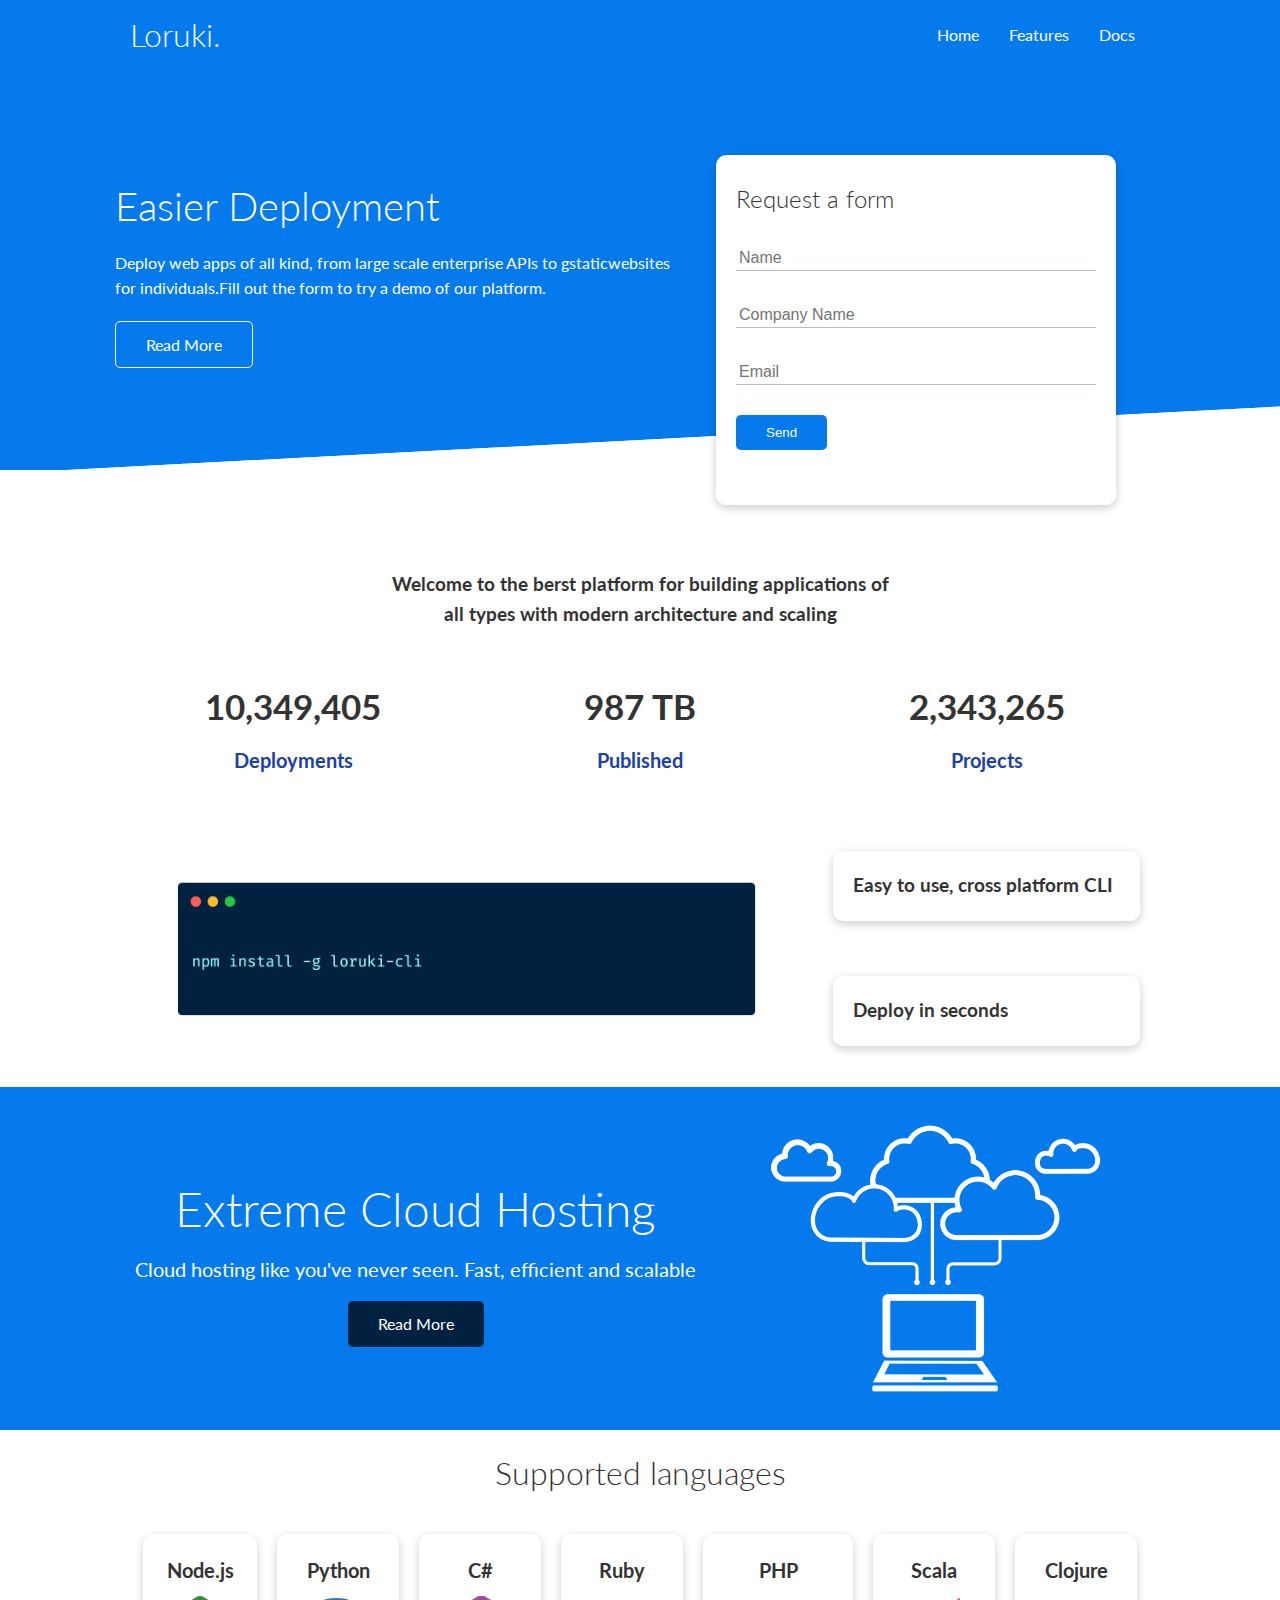
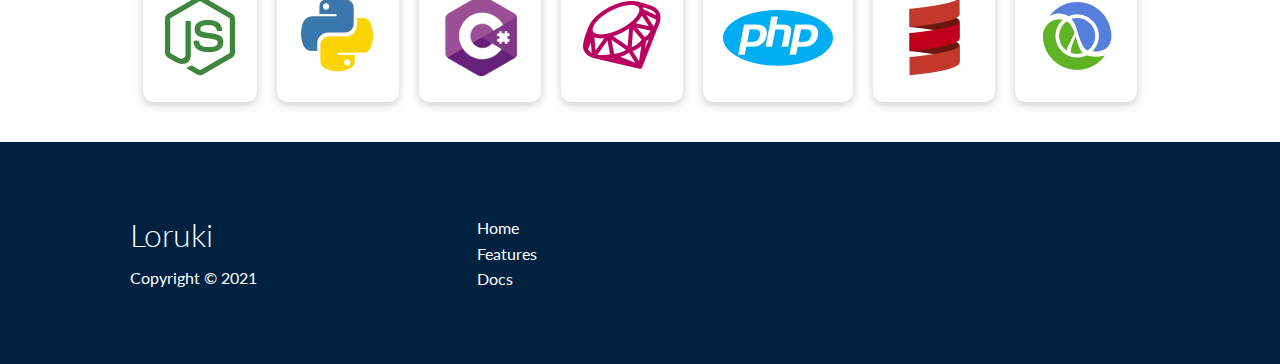
<file: index.html>
<!DOCTYPE html>
<html lang="en" dir="ltr">

<head>
  <meta charset="utf-8">
  <meta name="viewport" content="width=device-width,
    initial-scale=1.0">
  <link rel="stylesheet" href="https://cdnjs.cloudflare.com/ajax/libs/font-awesome/6.0.0-beta2/css/all.min.css" integrity="sha512-YWzhKL2whUzgiheMoBFwW8CKV4qpHQAEuvilg9FAn5VJUDwKZZxkJNuGM4XkWuk94WCrrwslk8yWNGmY1EduTA==" crossorigin="anonymous"
    referrerpolicy="no-referrer" />
  <link rel="stylesheet" href="css/styles.css">
  <link rel="stylesheet" href="css/utilities.css">
  <link rel="preconnect" href="https://fonts.googleapis.com">
  <link rel="preconnect" href="https://fonts.gstatic.com" crossorigin>
  <link href="https://fonts.googleapis.com/css2?
family=Lato:wght@300&display=swap" rel="stylesheet">
  <title>Loruki | Cloud Hosting For Everyone</title>
</head>

<body>
  <!-- Navbar -->
  <div class="navbar">
    <div class="container flex">
      <h1 class="logo">Loruki.</h1>
      <nav>
        <ul>
          <li><a href="index.html">Home</a></li>
          <li><a href="features.html">Features</a></li>
          <li><a href="docs.html">Docs</a></li>
        </ul>
      </nav>
    </div>
  </div>
  <!-- Showcase -->
  <section class="showcase">
    <div class="container grid">
      <div class="showcase-text">
        <h1>Easier Deployment</h1>
        <p>Deploy web apps of all kind, from
          large scale enterprise APIs to gstaticwebsites for
          individuals.Fill out the form to try a demo
          of our platform.</p>
        <a href="features.html" class="btn btn-outline">
          Read More</a>
      </div>
      <div class="showcase-form card">
        <h2>Request a form</h2>
        <form>
          <div class="form-control">
            <input type="text" name="name" placeholder="Name" required>
          </div>
          <div class="form-control">
            <input type="text" name="company" placeholder="Company Name" required>
          </div>
          <div class="form-control">
            <input type="text" name="email" placeholder="Email" required>
          </div>
          <input type="submit" value="Send" class="btn btn-primary">
        </form>
      </div>
    </div>
  </section>
  <!-- Stats -->
  <section class="stats">
    <div class="container">
      <h3 class="stats-heading text-center my-1">
        Welcome to the berst platform for building applications of all
        types with modern architecture and scaling
      </h3>
      <div class="grid grid-3 text-center my-4">
        <div>
          <i class="fas fa-server fa-3x"></i>
          <h3>10,349,405</h3>
          <p class="text-secondary">Deployments</p>
        </div>
        <div>
          <i class="fas fa-upload fa-3x"></i>
          <h3>987 TB</h3>
          <p class="text-secondary">Published</p>
        </div>
        <div>
          <i class="fas fa-project-diagram fa-3x"></i>
          <h3>2,343,265</h3>
          <p class="text-secondary">Projects</p>
        </div>
      </div>
    </div>
  </section>
  <!-- CLI -->
  <section class="cli">
    <div class="container grid">
      <img src="images/cli.png" alt="">
      <div class="card">
        <h3>Easy to use, cross platform CLI</h3>
      </div>
      <div class="card">
        <h3>Deploy in seconds</h3>
      </div>
    </div>
  </section>
  <!-- Cloud -->
  <section class="cloud bg-primary my-2 py-2">
    <div class="container grid">
      <div class="text-center">
        <h2 class="lg">Extreme Cloud Hosting</h2>
        <p class="lead my-1">Cloud hosting like you've never seen.
        Fast, efficient and scalable</p>
        <a href="features.html" class="btn btn-dark">Read More</a>
      </div>
      <img src="images/cloud.png" alt="">
    </div>
  </section>
  <!-- Languages -->
  <section class="languages">
    <h2 class="md text-center my-2">
      Supported languages
    </h2>
    <div class="container flex">
      <div class="card">
        <h4>Node.js</h4>
        <img src="images/logos/node.png" alt="">
      </div>
      <div class="card">
        <h4>Python</h4>
        <img src="images/logos/python.png" alt="">
      </div>
      <div class="card">
        <h4>C#</h4>
        <img src="images/logos/csharp.png" alt="">
      </div>
      <div class="card">
        <h4>Ruby</h4>
        <img src="images/logos/ruby.png" alt="">
      </div>
      <div class="card">
        <h4>PHP</h4>
        <img src="images/logos/php.png" alt="">
      </div>
      <div class="card">
        <h4>Scala</h4>
        <img src="images/logos/scala.png" alt="">
      </div>
      <div class="card">
        <h4>Clojure</h4>
        <img src="images/logos/clojure.png" alt="">
      </div>
    </div>
  </section>
  <!-- Footer -->
  <footer class="footer bg-dark py-5">
    <div class="container grid grid-3">
      <div>
        <h1>Loruki</h1>
        <p>Copyright &copy; 2021</p>
      </div>
      <nav>
        <ul>
          <li><a href="index.html">Home</a></li>
          <li><a href="features.html">Features</a></li>
          <li><a href="docs.html">Docs</a></li>
        </ul>
      </nav>
      <div class="social">
        <a href="#"><i class="fab fa-github fa-2x"></i></a>
        <a href="#"><i class="fab fa-facebook fa-2x"></i></a>
        <a href="#"><i class="fab fa-instagram fa-2x"></i></a>
        <a href="#"><i class="fab fa-twitter fa-2x"></i></a>
      </div>
    </div>
  </footer>










</body>

</html>
</file>
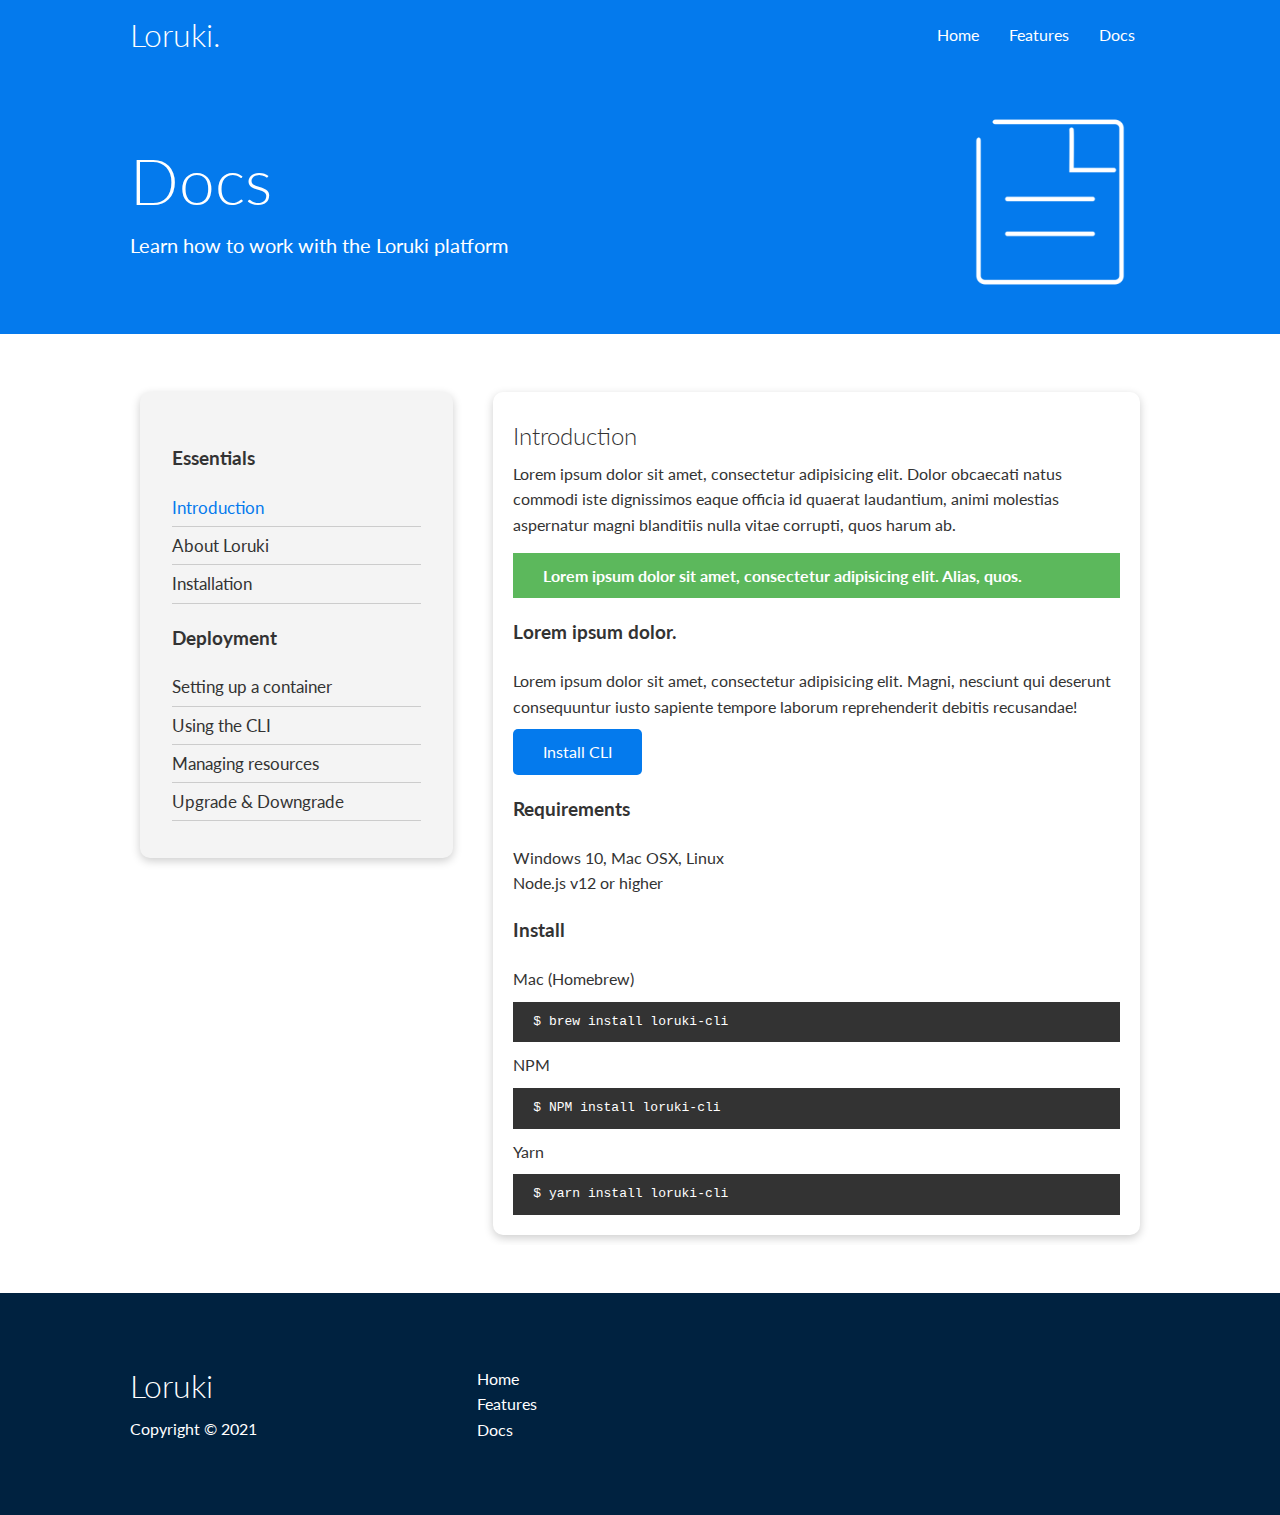
<file: docs.html>
<!DOCTYPE html>
<html lang="en" dir="ltr">

<head>
  <meta charset="utf-8">
  <meta name="viewport" content="width=device-width,
    initial-scale=1.0">
  <link rel="stylesheet" href="https://cdnjs.cloudflare.com/ajax/libs/font-awesome/6.0.0-beta2/css/all.min.css" integrity="sha512-YWzhKL2whUzgiheMoBFwW8CKV4qpHQAEuvilg9FAn5VJUDwKZZxkJNuGM4XkWuk94WCrrwslk8yWNGmY1EduTA==" crossorigin="anonymous"
    referrerpolicy="no-referrer" />
  <link rel="stylesheet" href="css/styles.css">
  <link rel="stylesheet" href="css/utilities.css">
  <link rel="preconnect" href="https://fonts.googleapis.com">
  <link rel="preconnect" href="https://fonts.gstatic.com" crossorigin>
  <link href="https://fonts.googleapis.com/css2?
family=Lato:wght@300&display=swap" rel="stylesheet">
  <title>Loruki | Cloud Hosting For Everyone</title>
</head>

<body>
  <!-- Navbar -->
  <div class="navbar">
    <div class="container flex">
      <h1 class="logo">Loruki.</h1>
      <nav>
        <ul>
          <li><a href="index.html">Home</a></li>
          <li><a href="features.html">Features</a></li>
          <li><a href="docs.html">Docs</a></li>
        </ul>
      </nav>
    </div>
  </div>
  <!-- Head -->
  <section class="docs-head bg-primary py-3">
    <div class="container grid">
      <div>
        <h1 class="xl">Docs</h1>
        <p class="lead">
          Learn how to work with the Loruki platform
        </p>
      </div>
      <img src="images/docs.png" alt="">
    </div>
  </section>

  <!-- Docs Main -->
  <section class="docs-main my-4">
    <div class="container grid">
      <div class="card bg-light p-3">
        <h3 class="my-2">Essentials</h3>
        <nav>
          <ul>
            <li><a class="text-primary" href="#">Introduction</a></li>
            <li><a href="#">About Loruki</a></li>
            <li><a href="#">Installation</a></li>
          </ul>
        </nav>
        <h3 class="my-2">Deployment</h3>
        <nav>
          <ul>
            <li><a href="#">Setting up a container</a></li>
            <li><a href="#">Using the CLI</a></li>
            <li><a href="#">Managing resources</a></li>
            <li><a href="#">Upgrade & Downgrade</a></li>
          </ul>
        </nav>
      </div>
      <div class="card">
        <h2>Introduction</h2>
        <p>
          Lorem ipsum dolor sit amet, consectetur adipisicing elit.
           Dolor obcaecati natus commodi iste dignissimos eaque officia
            id quaerat laudantium, animi molestias aspernatur magni blanditiis
             nulla vitae corrupti, quos harum ab.
        </p>
        <div class="alert alert-success">
          <i class="fas fa-info"></i>Lorem ipsum dolor sit amet,
           consectetur adipisicing elit. Alias, quos.
        </div>

        <h3>Lorem ipsum dolor.</h3>
        <p>Lorem ipsum dolor sit amet, consectetur adipisicing elit.
           Magni, nesciunt qui deserunt consequuntur iusto sapiente
            tempore laborum reprehenderit debitis recusandae!</p>
        <a href="#" class="btn btn-primary">Install CLI</a>

        <h3>Requirements</h3>
        <ul>
          <li>Windows 10, Mac OSX, Linux</li>
          <li>Node.js v12 or higher</li>
        </ul>

        <h3>Install</h3>
        <p>Mac (Homebrew)</p>
        <pre><code>$ brew install loruki-cli</code></pre>
        <p>NPM</p>
        <pre><code>$ NPM install loruki-cli</code></pre>
        <p>Yarn</p>
        <pre><code>$ yarn install loruki-cli</code></pre>



      </div>
    </div>
  </section>

  <!-- Footer -->
  <footer class="footer bg-dark py-5">
    <div class="container grid grid-3">
      <div>
        <h1>Loruki</h1>
        <p>Copyright &copy; 2021</p>
      </div>
      <nav>
        <ul>
          <li><a href="index.html">Home</a></li>
          <li><a href="features.html">Features</a></li>
          <li><a href="docs.html">Docs</a></li>
        </ul>
      </nav>
      <div class="social">
        <a href="#"><i class="fab fa-github fa-2x"></i></a>
        <a href="#"><i class="fab fa-facebook fa-2x"></i></a>
        <a href="#"><i class="fab fa-instagram fa-2x"></i></a>
        <a href="#"><i class="fab fa-twitter fa-2x"></i></a>
      </div>
    </div>
  </footer>
</body>

</html>
</file>
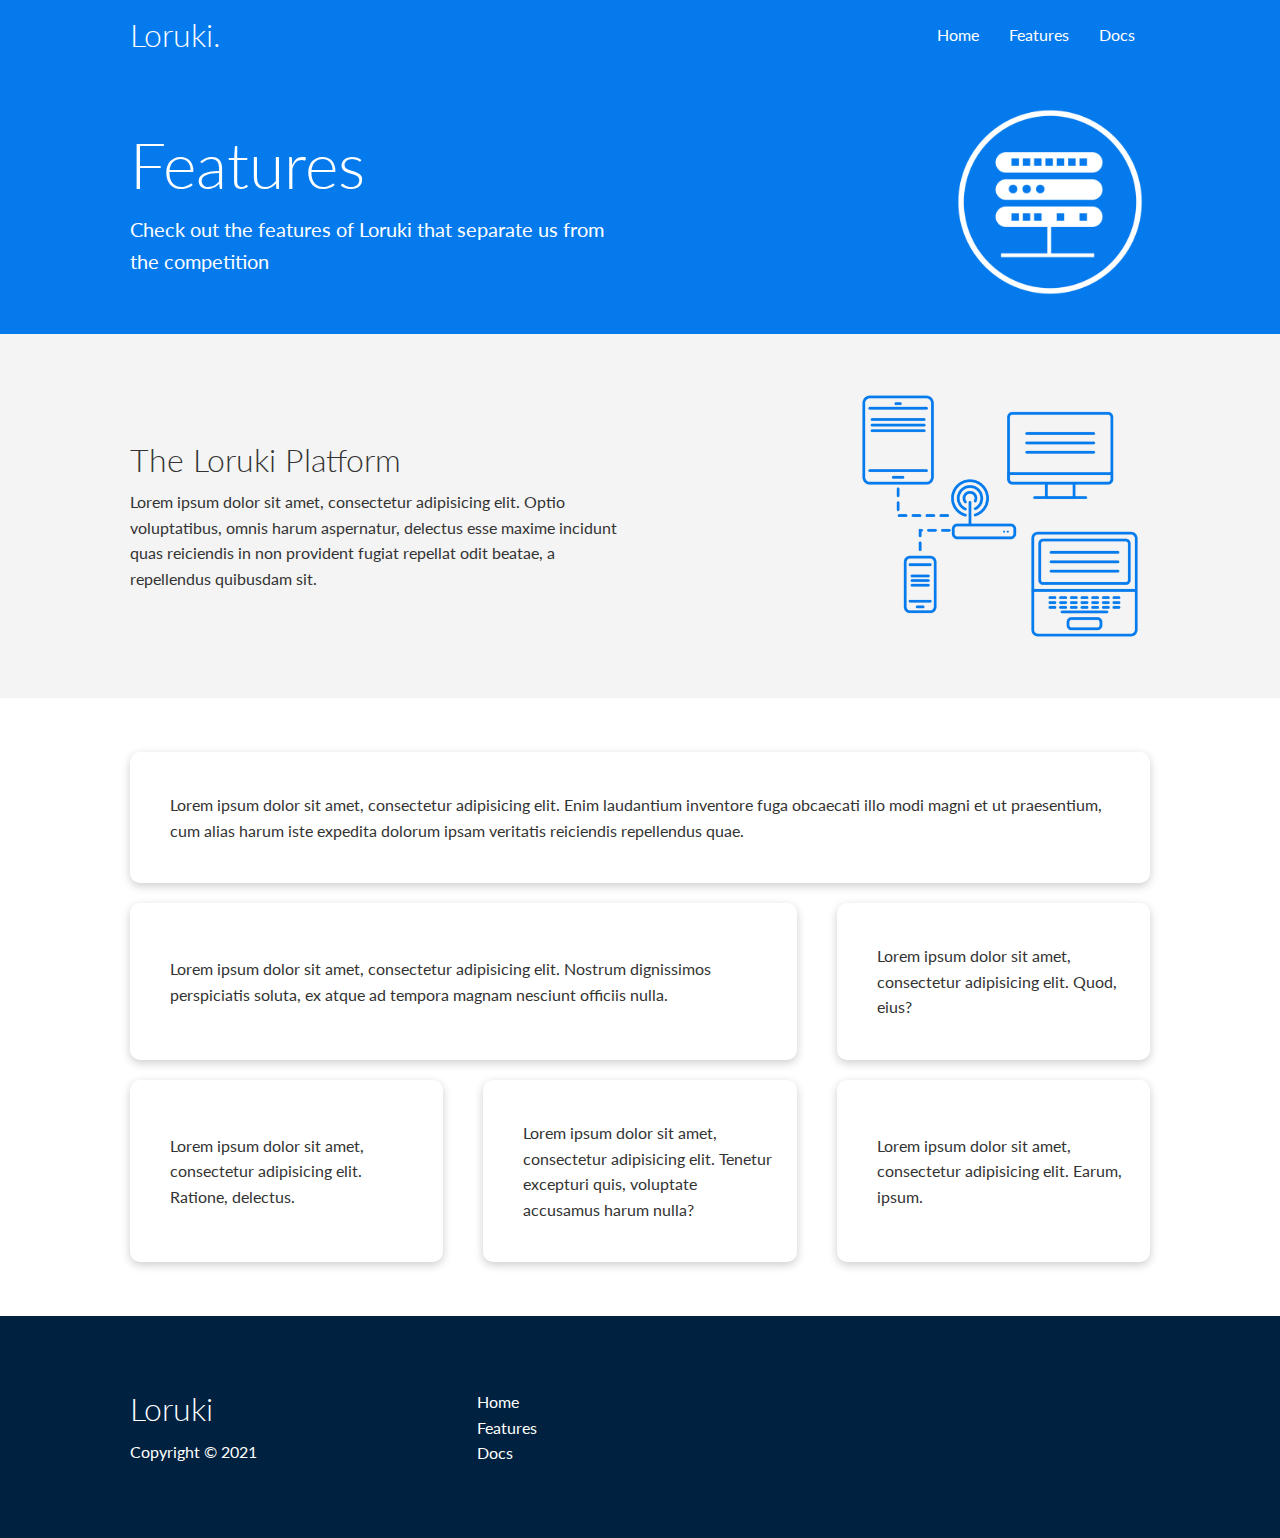
<file: features.html>
<!DOCTYPE html>
<html lang="en" dir="ltr">

<head>
  <meta charset="utf-8">
  <meta name="viewport" content="width=device-width,
    initial-scale=1.0">
  <link rel="stylesheet" href="https://cdnjs.cloudflare.com/ajax/libs/font-awesome/6.0.0-beta2/css/all.min.css" integrity="sha512-YWzhKL2whUzgiheMoBFwW8CKV4qpHQAEuvilg9FAn5VJUDwKZZxkJNuGM4XkWuk94WCrrwslk8yWNGmY1EduTA==" crossorigin="anonymous"
    referrerpolicy="no-referrer" />
  <link rel="stylesheet" href="css/styles.css">
  <link rel="stylesheet" href="css/utilities.css">
  <link rel="preconnect" href="https://fonts.googleapis.com">
  <link rel="preconnect" href="https://fonts.gstatic.com" crossorigin>
  <link href="https://fonts.googleapis.com/css2?
family=Lato:wght@300&display=swap" rel="stylesheet">
  <title>Loruki | Cloud Hosting For Everyone</title>
</head>

<body>
  <!-- Navbar -->
  <div class="navbar">
    <div class="container flex">
      <h1 class="logo">Loruki.</h1>
      <nav>
        <ul>
          <li><a href="index.html">Home</a></li>
          <li><a href="features.html">Features</a></li>
          <li><a href="docs.html">Docs</a></li>
        </ul>
      </nav>
    </div>
  </div>
  <!-- Head -->
  <section class="features-head bg-primary py-3">
    <div class="container grid">
      <div>
        <h1 class="xl">Features</h1>
        <p class="lead">
          Check out the features of Loruki that
          separate us from the competition
        </p>
      </div>
      <img src="images/server.png" alt="">
    </div>
  </section>
  <!-- Sub head -->
  <div class="section features-sub-head bg-light py-3">
    <div class="container grid">
      <div>
        <h1 class="md">The Loruki Platform</h1>
        <p>
          Lorem ipsum dolor sit amet, consectetur adipisicing elit.
          Optio voluptatibus, omnis harum aspernatur, delectus esse
          maxime incidunt quas reiciendis in non provident fugiat
          repellat odit beatae, a repellendus quibusdam sit.
        </p>
      </div>
      <img src="images/server2.png" alt="">
    </div>
  </div>
  <!-- Features-main -->
  <div class="section features-main my-2">
    <div class="container grid grid-3">
      <div class="card flex">
        <i class="fas fa-server fa-3x"></i>
        <p>
          Lorem ipsum dolor sit amet, consectetur adipisicing elit.
          Enim laudantium inventore fuga obcaecati illo modi magni
          et ut praesentium, cum alias harum iste expedita dolorum
          ipsam veritatis reiciendis repellendus quae.
        </p>
      </div>
      <div class="card flex">
        <i class="fas fa-database fa-3x"></i>
        <p>
          Lorem ipsum dolor sit amet, consectetur adipisicing elit.
          Nostrum dignissimos perspiciatis soluta, ex atque ad
          tempora magnam nesciunt officiis nulla.
        </p>
      </div>
      <div class="card flex">
        <i class="fas fa-upload fa-3x"></i>
        <p>
          Lorem ipsum dolor sit amet, consectetur adipisicing elit.
          Quod, eius?
        </p>
      </div>
      <div class="card flex">
        <i class="fas fa-cloud fa-3x"></i>
        <p>
          Lorem ipsum dolor sit amet, consectetur adipisicing elit.
          Ratione, delectus.
        </p>
      </div>
      <div class="card flex">
        <i class="fas fa-download fa-3x"></i>
        <p>
          Lorem ipsum dolor sit amet, consectetur adipisicing elit.
          Tenetur excepturi quis, voluptate accusamus harum nulla?
        </p>
      </div>
      <div class="card flex">
        <i class="fas fa-power-off fa-3x"></i>
        <p>
          Lorem ipsum dolor sit amet, consectetur adipisicing elit.
          Earum, ipsum.
        </p>
      </div>
    </div>
  </div>
  <!-- Footer -->
  <footer class="footer bg-dark py-5">
    <div class="container grid grid-3">
      <div>
        <h1>Loruki</h1>
        <p>Copyright &copy; 2021</p>
      </div>
      <nav>
        <ul>
          <li><a href="index.html">Home</a></li>
          <li><a href="features.html">Features</a></li>
          <li><a href="docs.html">Docs</a></li>
        </ul>
      </nav>
      <div class="social">
        <a href="#"><i class="fab fa-github fa-2x"></i></a>
        <a href="#"><i class="fab fa-facebook fa-2x"></i></a>
        <a href="#"><i class="fab fa-instagram fa-2x"></i></a>
        <a href="#"><i class="fab fa-twitter fa-2x"></i></a>
      </div>
    </div>
  </footer>
</body>

</html>
</file>
<file: css/styles.css>
:root {
  --primary-color: #047aed;
  --secondary-color: #1c3fa8;
  --dark-color: #002240;
  --light-color: #f4f4f4;
  --success-color: #5cb85c;
  --error-collor: #d9534f;
}

* {
  box-sizing: border-box;
  padding: 0;
  margin: 0;
}

body {
  font-family: 'Lato', sans-serif;
  color: #333;
  line-height: 1.6;
}

ul {
  list-style-type: none;
}

a {
  text-decoration: none;
  color: #333;
}

h1, h2 {
  font-weight: 300;
  line-height: 1.2;
  margin: 10px 0;
}

p {
  margin: 10px 0;
}

img {
  width: 100%;
}

code, pre {
  background-color: #333;
  color: #fff;
  padding: 10px;
}

/*Navbar Styling*/
.navbar {
  background-color: var(--primary-color);
  color: #fff;
  height: 70px;
}

.navbar ul {
  display: flex;
}

.navbar a {
  color: #fff;
  padding: 10px;
  margin: 0 5px;
}

.navbar a:hover {
  border-bottom: 2px #fff solid;
}

.navbar .flex {
  justify-content: space-between;
}

/* Showcase */
.showcase {
  height: 400px;
  background-color: var(--primary-color);
  color: #fff;
  position: relative;
}

.showcase h1 {
  font-size: 40px;
}

.showcase p {
  margin: 20px 0;
}

.showcase .grid {
  overflow: visible;
  grid-template-columns: 55% 45%;
  gap: 30px;
}

.showcase-text {
  animation: slideInFromLeft 1s ease-in;
}

.showcase-form  {
  position: relative;
  top: 60px;
  height: 350px;
  width: 400px;
  padding: 40px;
  z-index: 9999;
  animation: slideInFromRight 1s ease-in;
}

.showcase-form .form-control {
  margin: 30px 0;
}

.showcase-form input[type='text'],
.showcase-form input[type='email'] {
  border: 0;
  border-bottom: 1px solid #b4becb;
  width: 100%;
  padding: 3px;
  font-size: 16px;
}

.showcase-form input:focus {
  outline: none;
}

.showcase::before,
.showcase::after {
  content: '';
  position: absolute;
  height: 100px;
  bottom: -70px;
  right: 0;
  left: 0;
  background: #fff;
  transform: skewY(-3deg);
  -webkit-transform: skewY(-3deg);
  -moz-transform: skewY(-3deg);
  -ms-transform: skewY(-3deg);
}

/* Stats */
.stats {
  padding-top: 100px;
  animation: slideInFromBottom 1s ease-in;
}

.stats-heading {
  max-width: 500px;
  margin: auto !important;
}

.stats .grid h3 {
  font-size: 35px;
}

.stats .grid p {
  font-size: 20px;
  font-weight: bold;
}

/* CLI */

.cli .grid {
  grid-template-columns: repeat(3, 1fr);
  grid-template-rows: repeat(2, 1fr);
}

.cli .grid > *:first-child{
  grid-column: 1 / span 2;
  grid-row: 1 / span 2;
}

/* Cloud */
.cloud .grid {
  grid-template-columns: 4fr 3fr;
}

/* Languages */

.languages .flex {
  flex-wrap: wrap;
}

.languages .card{
  text-align: center;
  margin: 18px 10px 40px;
  transition: transform 0.2s ease-in;
}

.languages .card h4 {
  font-size: 20px;
  margin-bottom: 10px;
}

.languages .card:hover {
  transform: translateY(-15px);
}

/* Features */
.features-head img,
.docs-head img {
  width: 200px;
  justify-self: flex-end;
}

.features-sub-head img {
  width: 300px;
  justify-self: flex-end;
}

.features-main .card i {
  margin-right: 20px;
}

.features-main .grid {
  padding: 30px;
}

.features-main .grid > *:first-child {
  grid-column: 1 / span 3;
}

.features-main .grid > *:nth-child(2) {
  grid-column: 1 / span 2;
}

/* DOCS */
.docs-main h3 {
  margin: 20px 0;
}

.docs-main .grid {
  grid-template-columns: 1fr 2fr;
  align-items: flex-start;
}

.docs-main nav li {
  font-size: 17px;
  padding-bottom: 5px;
  margin-bottom: 5px;
  border-bottom: 1px #ccc solid;
}

.docs-main nav a:hover {
  font-weight: bold;
}

/* Footer */
.footer .social a {
  margin: 0 10px;
}

/* Animations */
@keyframes slideInFromLeft {
  0% {
    transform: translateX(-100%);
  }

  100% {
    transform: translateX(0);
  }
}

@keyframes slideInFromRight {
  0% {
    transform: translateX(100%);
  }

  100% {
    transform: translateX(0);
  }
}

@keyframes slideInFromTop {
  0% {
    transform: translateY(-100%);
  }

  100% {
    transform: translateX(0);
  }
}

@keyframes slideInFromBottom {
  0% {
    transform: translateY(100%);
  }

  100% {
    transform: translateX(0);
  }
}



/* Tablets and under */
@media(max-width: 768px) {
   .grid,
   .showcase .grid,
   .stats .grid,
   .cli .grid,
   .cloud .grid,
   .features-head .grid,
   .docs-head .grid {
     grid-template-columns: 1fr;
     grid-template-rows: 1fr;
   }

   .showcase {
     height: auto;
   }

   .showcase-text {
     text-align: center;
     margin: 40px;
     animation: slideInFromTop 1s ease-in;
   }

   .showcase-form {
     justify-self: center;
     margin: auto;
     animation: slideInFromBottom 1s ease-in;
   }

   .cli .grid > *:first-child{
     grid-column: 1;
     grid-row: 1;
   }

   .features-head,
   .features-sub-head,
   .docs-head {
     text-align: center;
   }

   .features-head img,
   .features-sub-head img,
   .docs-head img{
     justify-self: center;
   }

   .features-main .grid > *:first-child,
   .features-main .grid > *:nth-child(2) {
     grid-column: 1;
   }

}

/* Mobile */
@media(max-width: 500px) {
  .navbar {
    height: 110px;
  }

  .navbar .flex {
    flex-direction: column;
  }

  .navbar ul {
    padding: 10px;
    background-color: rgba(0,0,0,0.1);
  }
}
</file>
<file: css/utilities.css>
/*Utilities*/
.container {
  max-width: 1100px;
  margin: 0 auto;
  overflow: auto;
  padding: 0 40px;
}

.card {
  background-color: #fff;
  color: #333;
  border-radius: 10px;
  box-shadow: 0 3px 10px rgba(0, 0, 0, 0.2);
  padding: 20px;
  margin: 10px;
}

.btn {
  display: inline-block;
  padding: 10px 30px;
  cursor: pointer;
  background: var(--primary-color);
  color: #fff;
  border: none;
  border-radius: 5px;
}

.btn-outline {
  background-color: transparent;
  border: 1px #fff solid;
}

.btn:hover {
  transform: scale(0.98);
}

/* Backgrounds & colored buttons*/
.bg-primary,
.btn-primary {
  background-color: var(--primary-color);
  color: #fff;
}

.bg-secondary,
.btn-secondary {
  background-color: var(--secondary-color);
  color: #fff;
}

.bg-dark,
.btn-dark {
  background-color: var(--dark-color);
  color: #fff;
}

.bg-light,
.btn-light {
  background-color: var(--light-color);
  color: #333;
}

.bg-primary a,
.btn-primary a,
.bg-secondary a,
.btn-secondary a,
.bg-dark a,
.btn-dark a{
  color: #fff;
}
.text-center {
  text-align: center;
}

/* Text-colors */
.text-primary {
  color: var(--primary-color);
}

.text-secondary {
  color: var(--secondary-color);
}

.text-dark {
  color: var(--dark-color);
}

.text-light {
  color: var(--light-color);
}

/* Text sizes */
.lead {
  font-size: 20px;
}

.sm {
  font-size: 1rem;
}

.md {
  font-size: 2rem;
}

.lg {
  font-size: 3rem;
}

.xl {
  font-size: 4rem;
}

/* Alert */
.alert {
  background-color: var(--light-color);
  padding: 10px 20px;
  font-weight: bold;
  margin: 15px 0;
}

.alert i {
  margin-right: 10px;
}

.alert-success {
  background-color: var(--success-color);
  color: #fff;
}

.alert-error {
  background-color: var(--error-color);
  color: #fff;
}

.flex {
  display: flex;
  justify-content: center;
  align-items: center;
  height: 100%;
}

.grid {
  display: grid;
  grid-template-columns: repeat(2, 1fr);
  grid-gap: 20px;
  justify-content: center;
  align-items: center;
  height: 100%;
}

.grid-3 {
   grid-template-columns: repeat(3, 1fr);
}

/* Margin */
.my-1 {
  margin: 1rem 0;
}

.my-2 {
  margin: 1.5rem 0;
}

.my-3 {
  margin: 2rem 0;
}

.my-4 {
  margin: 3rem 0;
}

.my-5 {
  margin: 4rem 0;
}

.m-1 {
  margin: 1rem;
}

.m-2 {
  margin: 1.5rem;
}

.m-3 {
  margin: 2rem;
}

.m-4 {
  margin: 3rem;
}

.m-5 {
  margin: 4rem;
}

/* Padding */
.py-1 {
  padding: 1rem 0;
}

.py-2 {
  padding: 1.5rem 0;
}

.py-3 {
  padding: 2rem 0;
}

.py-4 {
  padding: 3rem 0;
}

.py-5 {
  padding: 4rem 0;
}

.p-1 {
  padding: 1rem;
}

.p-2 {
  padding: 1.5rem;
}

.p-3 {
  padding: 2rem;
}

.p-4 {
  padding: 3rem;
}

.p-5 {
  padding: 4rem;
}
</file>
